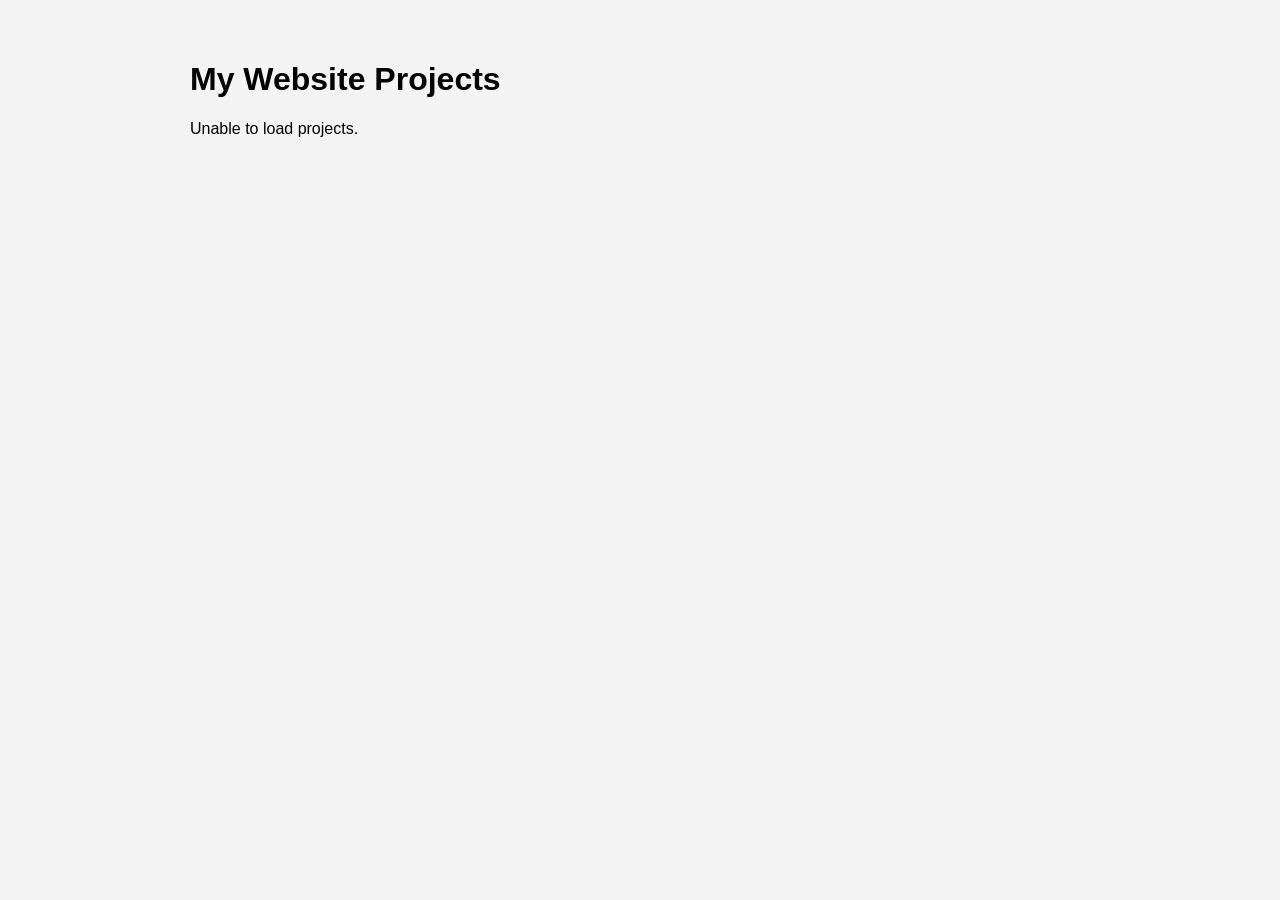
<file: index.html>
<!DOCTYPE html>
<html lang="en">
<head>
    <meta charset="UTF-8">
    <meta name="viewport" content="width=device-width, initial-scale=1">
    <title>My Website Projects</title>
    <style>
        body {
            font-family: Arial, sans-serif;
            background: #f4f4f4;
            padding: 40px;
            max-width: 900px;
            margin: auto;
        }
        a {
            display: block;
            background: white;
            padding: 20px;
            margin: 15px 0;
            border-radius: 10px;
            text-decoration: none;
            color: #2563eb;
            box-shadow: 0 2px 8px #0001;
        }
        a:hover {
            background: #e8efff;
        }
    </style>
</head>
<body>

    <h1>My Website Projects</h1>
    <div id="projects">Loading projects...</div>

    <script>
        const username = "ivanauskasdonatas-bot";
        const repo = "learning";
        const api = `https://api.github.com/repos/${username}/${repo}/contents`;

        async function loadProjects() {
            const container = document.getElementById("projects");

            try {
                const response = await fetch(api);
                if (!response.ok) throw new Error("API error");

                const files = await response.json();
                container.textContent = "";

                for (const file of files) {
                    if (file.type !== "dir" || file.name.startsWith(".")) continue;

                    const contents = await fetch(file.url);
                    if (!contents.ok) continue;

                    const items = await contents.json();

                    if (items.some(item => item.name === "index.html")) {
                        const link = document.createElement("a");
                        link.href = `./${encodeURIComponent(file.name)}/`;
                        link.textContent = file.name.replace(/_/g, " ");
                        container.appendChild(link);
                    }
                }

                if (!container.children.length) {
                    container.textContent = "No websites found.";
                }
            } catch (error) {
                container.textContent = "Unable to load projects.";
            }
        }

        loadProjects();
    </script>

</body>
</html>
</file>
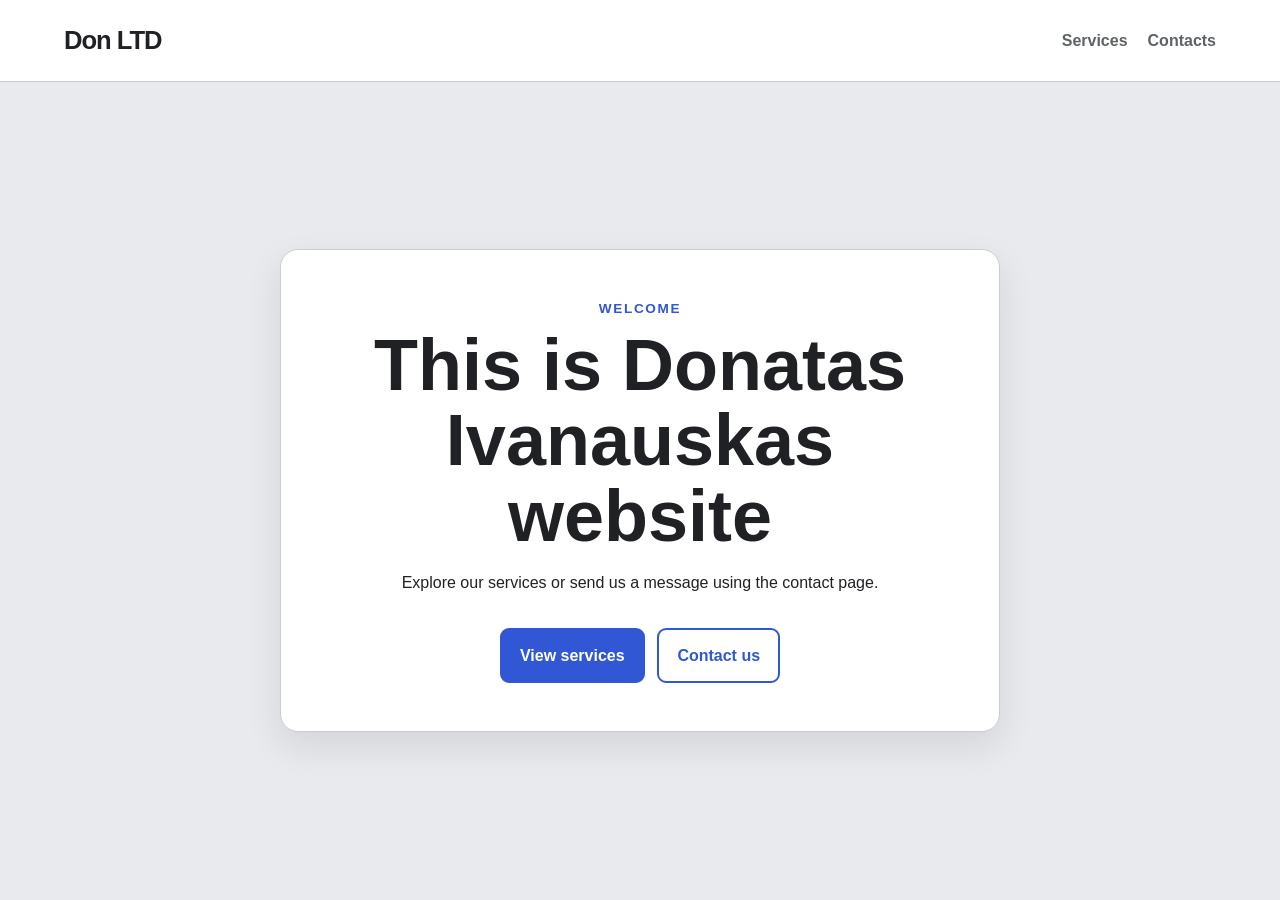
<file: Donatas_website/index.html>
<!DOCTYPE html>
<html lang="en">
<head>
  <meta charset="UTF-8">
  <meta name="viewport" content="width=device-width, initial-scale=1.0">
  <title>Don LTD | Home</title>
  <link rel="stylesheet" href="design.css">
</head>
<body>
  <header class="site-header">
    <a class="logo" href="index.html">Don LTD</a>
    <nav aria-label="Main navigation">
      <a href="Services.html">Services</a>
      <a href="Contacts.html">Contacts</a>
    </nav>
  </header>

  <main class="hero">
    <section class="card">
      <p class="eyebrow">Welcome</p>
      <h1>This is Donatas Ivanauskas website</h1>
      <p>Explore our services or send us a message using the contact page.</p>
      <div class="button-row">
        <a class="button" href="Services.html">View services</a>
        <a class="button button-secondary" href="Contacts.html">Contact us</a>
      </div>
    </section>
  </main>

  <script src="action.js"></script>
</body>
</html>
</file>
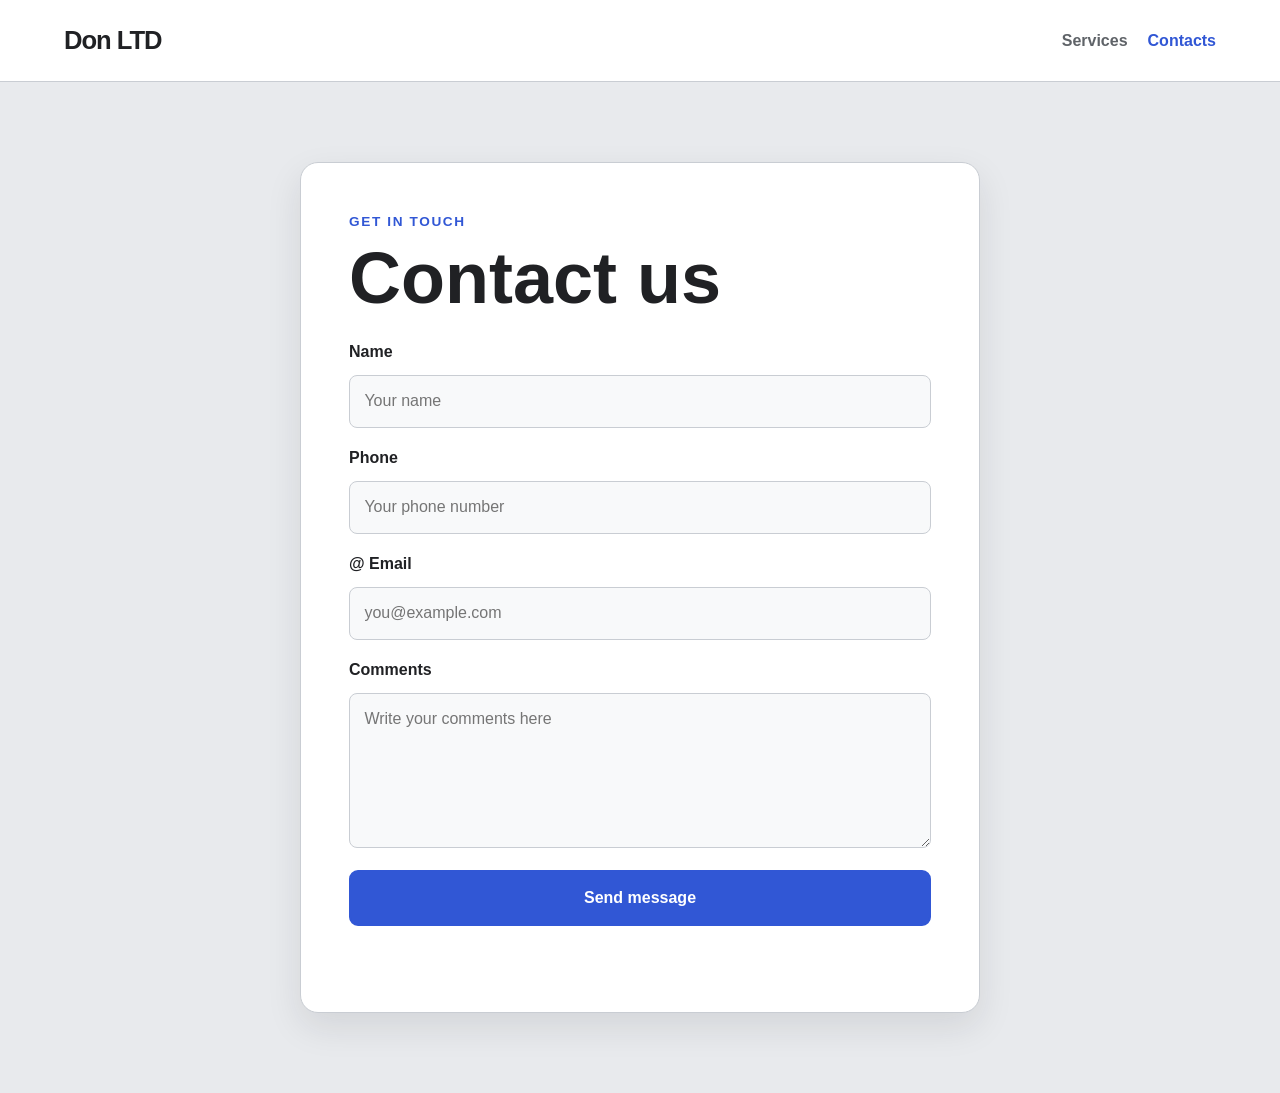
<file: Donatas_website/Contacts.html>
<!DOCTYPE html>
<html lang="en">
<head>
  <meta charset="UTF-8">
  <meta name="viewport" content="width=device-width, initial-scale=1.0">
  <title>Sample | Contacts</title>
  <link rel="stylesheet" href="design.css">
</head>
<body>
  <header class="site-header">
    <a class="logo" href="index.html">Don LTD</a>
    <nav aria-label="Main navigation">
      <a href="Services.html">Services</a>
      <a aria-current="page" href="Contacts.html">Contacts</a>
    </nav>
  </header>

  <main class="page-content">
    <section class="contact-card card">
      <p class="eyebrow">Get in touch</p>
      <h1>Contact us</h1>
      <form id="contact-form">
        <label for="name">Name</label>
        <input id="name" name="name" type="text" placeholder="Your name" required>

        <label for="phone">Phone</label>
        <input id="phone" name="phone" type="tel" placeholder="Your phone number" required>

        <label for="email">@ Email</label>
        <input id="email" name="email" type="email" placeholder="you@example.com" required>

        <label for="comments">Comments</label>
        <textarea id="comments" name="comments" rows="5" placeholder="Write your comments here" required></textarea>

        <button type="submit">Send message</button>
        <p id="form-message" class="form-message" role="status" aria-live="polite"></p>
      </form>
    </section>
  </main>

  <script src="action.js"></script>
</body>
</html>
</file>
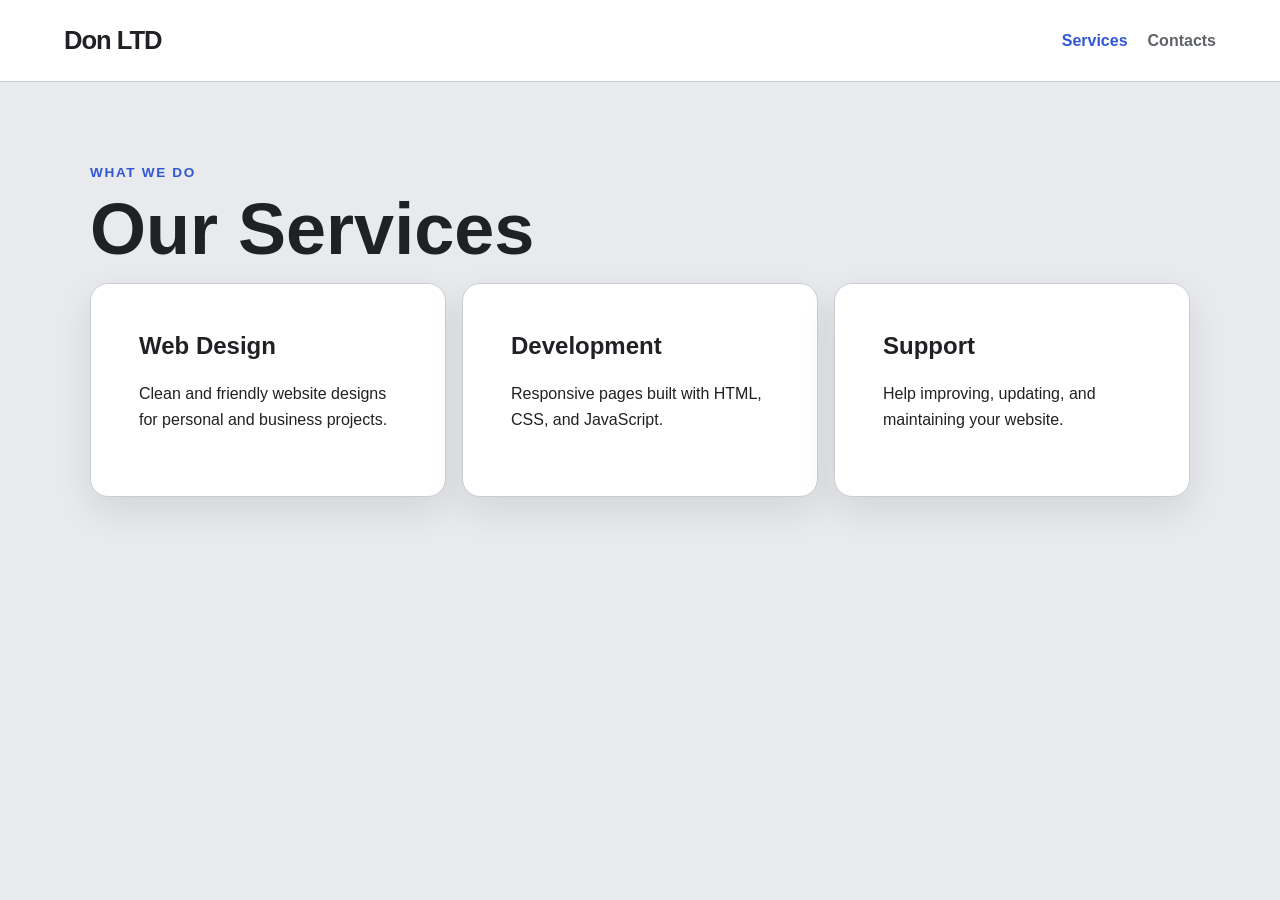
<file: Donatas_website/Services.html>
<!DOCTYPE html>
<html lang="en">
<head>
  <meta charset="UTF-8">
  <meta name="viewport" content="width=device-width, initial-scale=1.0">
  <title>Sample | Services</title>
  <link rel="stylesheet" href="design.css">
</head>
<body>
  <header class="site-header">
    <a class="logo" href="index.html">Don LTD</a>
    <nav aria-label="Main navigation">
      <a aria-current="page" href="Services.html">Services</a>
      <a href="Contacts.html">Contacts</a>
    </nav>
  </header>

  <main class="page-content">
    <section>
      <p class="eyebrow">What we do</p>
      <h1>Our Services</h1>
      <div class="service-grid">
        <article class="card">
          <h2>Web Design</h2>
          <p>Clean and friendly website designs for personal and business projects.</p>
        </article>
        <article class="card">
          <h2>Development</h2>
          <p>Responsive pages built with HTML, CSS, and JavaScript.</p>
        </article>
        <article class="card">
          <h2>Support</h2>
          <p>Help improving, updating, and maintaining your website.</p>
        </article>
      </div>
    </section>
  </main>

  <script src="action.js"></script>
</body>
</html>
</file>
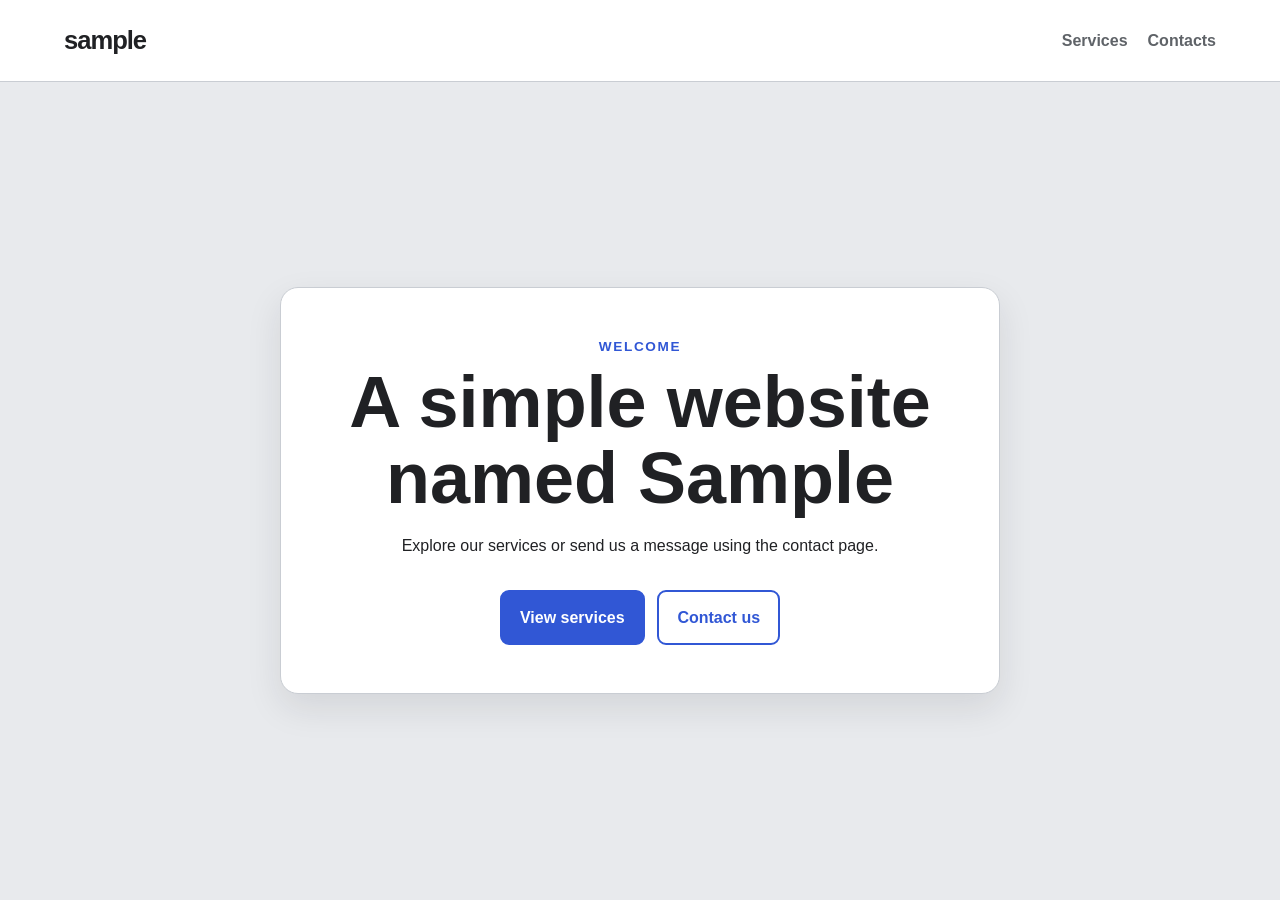
<file: Sample_website/main.html>
<!DOCTYPE html>
<html lang="en">
<head>
  <meta charset="UTF-8">
  <meta name="viewport" content="width=device-width, initial-scale=1.0">
  <title>Sample | Home</title>
  <link rel="stylesheet" href="design.css">
</head>
<body>
  <header class="site-header">
    <a class="logo" href="main.html">sample</a>
    <nav aria-label="Main navigation">
      <a href="Services.html">Services</a>
      <a href="Contacts.html">Contacts</a>
    </nav>
  </header>

  <main class="hero">
    <section class="card">
      <p class="eyebrow">Welcome</p>
      <h1>A simple website named Sample</h1>
      <p>Explore our services or send us a message using the contact page.</p>
      <div class="button-row">
        <a class="button" href="Services.html">View services</a>
        <a class="button button-secondary" href="Contacts.html">Contact us</a>
      </div>
    </section>
  </main>

  <script src="action.js"></script>
</body>
</html>
</file>
<file: Donatas_website/design.css>
:root {
  --background: #e8eaed;
  --surface: #ffffff;
  --text: #202124;
  --muted: #5f6368;
  --accent: #3157d5;
  --accent-dark: #2443ab;
  --border: #c9cdd3;
}

* {
  box-sizing: border-box;
}

body {
  min-height: 100vh;
  margin: 0;
  background: var(--background);
  color: var(--text);
  font-family: Arial, Helvetica, sans-serif;
  line-height: 1.6;
}

.site-header {
  display: flex;
  align-items: center;
  justify-content: space-between;
  gap: 2rem;
  padding: 1.25rem clamp(1.25rem, 5vw, 5rem);
  background: var(--surface);
  border-bottom: 1px solid var(--border);
}

.logo {
  color: var(--text);
  font-size: 1.6rem;
  font-weight: 800;
  letter-spacing: -0.04em;
  text-decoration: none;
}

nav {
  display: flex;
  gap: 1.25rem;
}

nav a {
  color: var(--muted);
  font-weight: 700;
  text-decoration: none;
}

nav a:hover,
nav a[aria-current="page"] {
  color: var(--accent);
}

.hero,
.page-content {
  width: min(1100px, calc(100% - 2rem));
  margin: 0 auto;
}

.hero {
  display: grid;
  min-height: calc(100vh - 83px);
  place-items: center;
}

.page-content {
  padding: 5rem 0;
}

.card {
  padding: clamp(1.5rem, 4vw, 3rem);
  background: var(--surface);
  border: 1px solid var(--border);
  border-radius: 18px;
  box-shadow: 0 14px 35px rgb(32 33 36 / 10%);
}

.hero .card {
  max-width: 720px;
  text-align: center;
}

h1,
h2,
p {
  margin-top: 0;
}

h1 {
  margin-bottom: 1rem;
  font-size: clamp(2.2rem, 7vw, 4.5rem);
  line-height: 1.05;
}

h2 {
  line-height: 1.2;
}

.eyebrow {
  margin-bottom: 0.5rem;
  color: var(--accent);
  font-size: 0.85rem;
  font-weight: 800;
  letter-spacing: 0.12em;
  text-transform: uppercase;
}

.button-row {
  display: flex;
  flex-wrap: wrap;
  justify-content: center;
  gap: 0.75rem;
  margin-top: 2rem;
}

.button,
button {
  display: inline-block;
  padding: 0.8rem 1.15rem;
  border: 2px solid var(--accent);
  border-radius: 9px;
  background: var(--accent);
  color: #ffffff;
  font: inherit;
  font-weight: 700;
  text-decoration: none;
  cursor: pointer;
}

.button:hover,
button:hover {
  border-color: var(--accent-dark);
  background: var(--accent-dark);
}

.button-secondary {
  background: transparent;
  color: var(--accent);
}

.service-grid {
  display: grid;
  grid-template-columns: repeat(3, 1fr);
  gap: 1rem;
}

.contact-card {
  width: min(680px, 100%);
  margin: 0 auto;
}

form {
  display: grid;
  gap: 0.65rem;
}

label {
  margin-top: 0.4rem;
  font-weight: 700;
}

input,
textarea {
  width: 100%;
  padding: 0.8rem 0.9rem;
  border: 1px solid var(--border);
  border-radius: 8px;
  background: #f8f9fa;
  color: var(--text);
  font: inherit;
}

input:focus,
textarea:focus {
  border-color: var(--accent);
  outline: 3px solid rgb(49 87 213 / 18%);
}

form button {
  margin-top: 0.75rem;
}

.form-message {
  min-height: 1.5rem;
  margin: 0.25rem 0 0;
  color: #176b38;
  font-weight: 700;
  text-align: center;
}

@media (max-width: 700px) {
  .site-header {
    align-items: flex-start;
    flex-direction: column;
    gap: 0.75rem;
  }

  .service-grid {
    grid-template-columns: 1fr;
  }

  .page-content {
    padding: 3rem 0;
  }
}
</file>
<file: Sample_website/design.css>
:root {
  --background: #e8eaed;
  --surface: #ffffff;
  --text: #202124;
  --muted: #5f6368;
  --accent: #3157d5;
  --accent-dark: #2443ab;
  --border: #c9cdd3;
}

* {
  box-sizing: border-box;
}

body {
  min-height: 100vh;
  margin: 0;
  background: var(--background);
  color: var(--text);
  font-family: Arial, Helvetica, sans-serif;
  line-height: 1.6;
}

.site-header {
  display: flex;
  align-items: center;
  justify-content: space-between;
  gap: 2rem;
  padding: 1.25rem clamp(1.25rem, 5vw, 5rem);
  background: var(--surface);
  border-bottom: 1px solid var(--border);
}

.logo {
  color: var(--text);
  font-size: 1.6rem;
  font-weight: 800;
  letter-spacing: -0.04em;
  text-decoration: none;
}

nav {
  display: flex;
  gap: 1.25rem;
}

nav a {
  color: var(--muted);
  font-weight: 700;
  text-decoration: none;
}

nav a:hover,
nav a[aria-current="page"] {
  color: var(--accent);
}

.hero,
.page-content {
  width: min(1100px, calc(100% - 2rem));
  margin: 0 auto;
}

.hero {
  display: grid;
  min-height: calc(100vh - 83px);
  place-items: center;
}

.page-content {
  padding: 5rem 0;
}

.card {
  padding: clamp(1.5rem, 4vw, 3rem);
  background: var(--surface);
  border: 1px solid var(--border);
  border-radius: 18px;
  box-shadow: 0 14px 35px rgb(32 33 36 / 10%);
}

.hero .card {
  max-width: 720px;
  text-align: center;
}

h1,
h2,
p {
  margin-top: 0;
}

h1 {
  margin-bottom: 1rem;
  font-size: clamp(2.2rem, 7vw, 4.5rem);
  line-height: 1.05;
}

h2 {
  line-height: 1.2;
}

.eyebrow {
  margin-bottom: 0.5rem;
  color: var(--accent);
  font-size: 0.85rem;
  font-weight: 800;
  letter-spacing: 0.12em;
  text-transform: uppercase;
}

.button-row {
  display: flex;
  flex-wrap: wrap;
  justify-content: center;
  gap: 0.75rem;
  margin-top: 2rem;
}

.button,
button {
  display: inline-block;
  padding: 0.8rem 1.15rem;
  border: 2px solid var(--accent);
  border-radius: 9px;
  background: var(--accent);
  color: #ffffff;
  font: inherit;
  font-weight: 700;
  text-decoration: none;
  cursor: pointer;
}

.button:hover,
button:hover {
  border-color: var(--accent-dark);
  background: var(--accent-dark);
}

.button-secondary {
  background: transparent;
  color: var(--accent);
}

.service-grid {
  display: grid;
  grid-template-columns: repeat(3, 1fr);
  gap: 1rem;
}

.contact-card {
  width: min(680px, 100%);
  margin: 0 auto;
}

form {
  display: grid;
  gap: 0.65rem;
}

label {
  margin-top: 0.4rem;
  font-weight: 700;
}

input,
textarea {
  width: 100%;
  padding: 0.8rem 0.9rem;
  border: 1px solid var(--border);
  border-radius: 8px;
  background: #f8f9fa;
  color: var(--text);
  font: inherit;
}

input:focus,
textarea:focus {
  border-color: var(--accent);
  outline: 3px solid rgb(49 87 213 / 18%);
}

form button {
  margin-top: 0.75rem;
}

.form-message {
  min-height: 1.5rem;
  margin: 0.25rem 0 0;
  color: #176b38;
  font-weight: 700;
  text-align: center;
}

@media (max-width: 700px) {
  .site-header {
    align-items: flex-start;
    flex-direction: column;
    gap: 0.75rem;
  }

  .service-grid {
    grid-template-columns: 1fr;
  }

  .page-content {
    padding: 3rem 0;
  }
}
</file>
